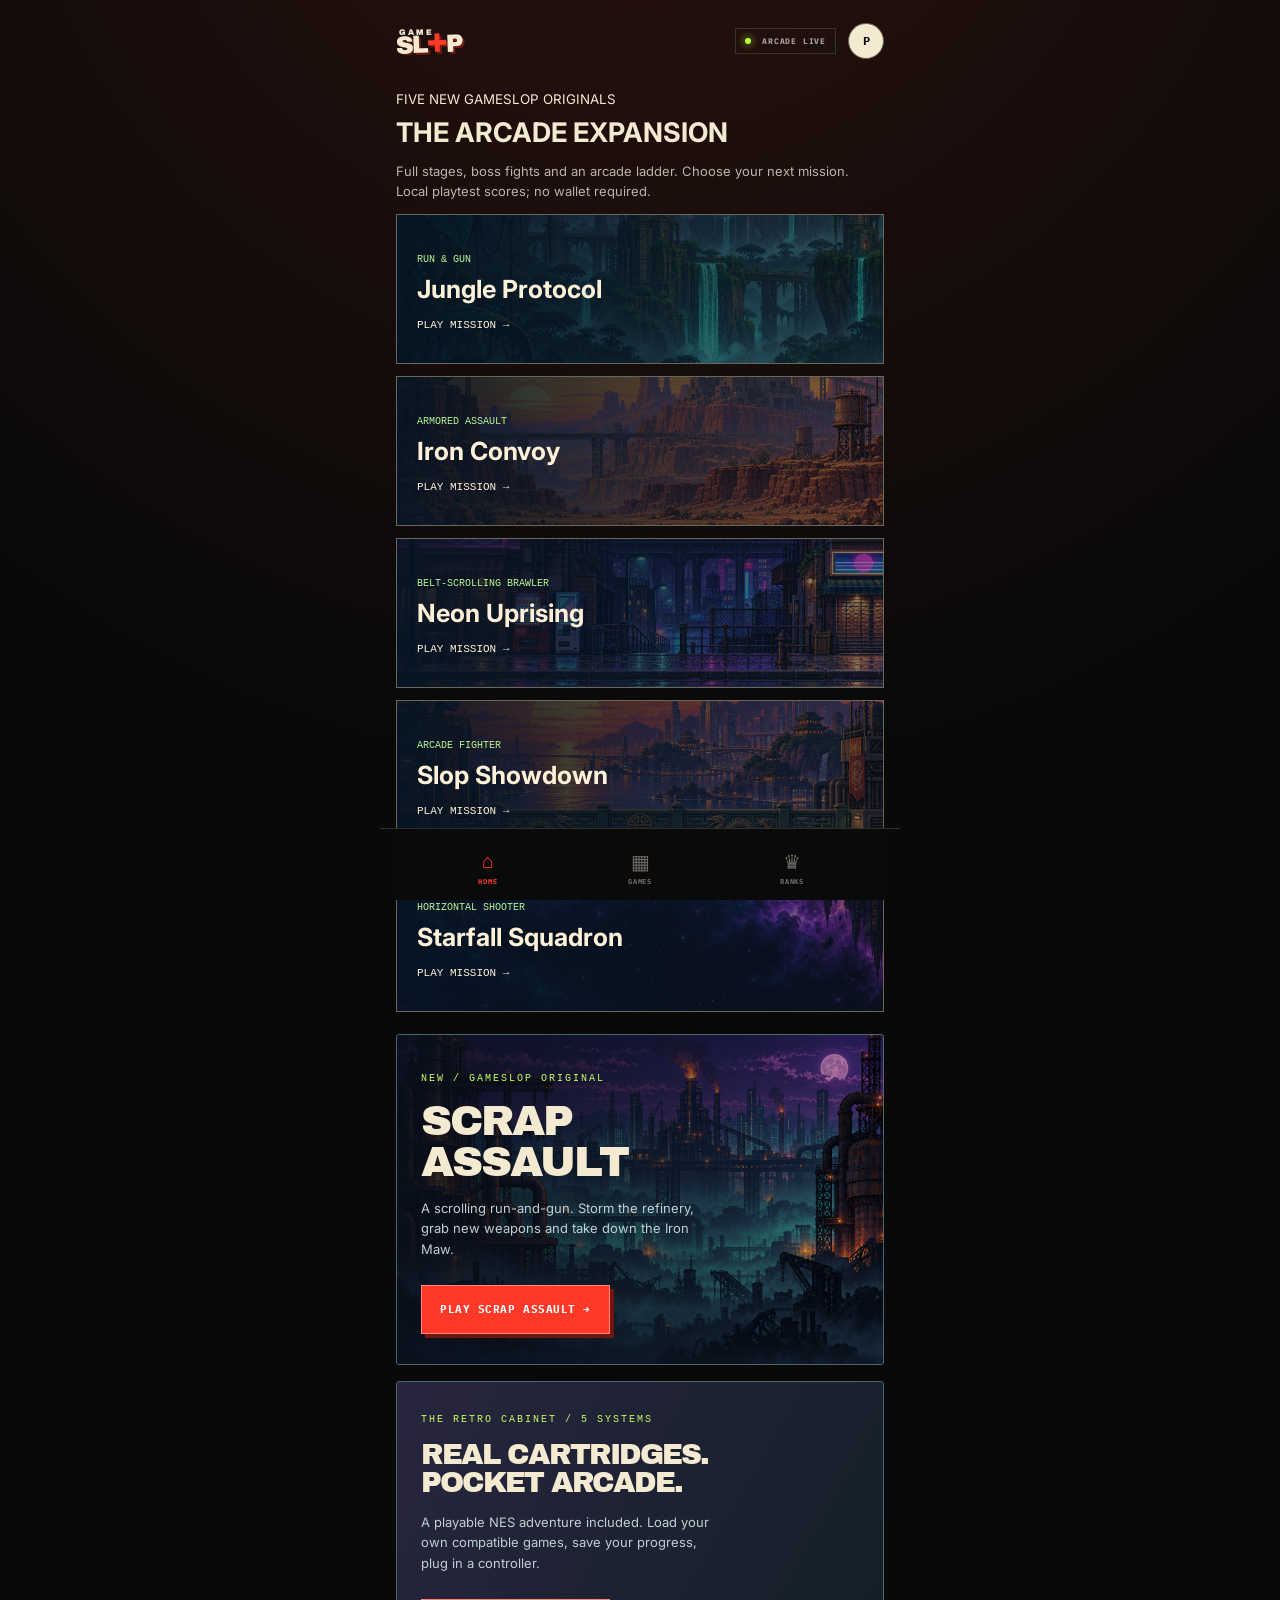
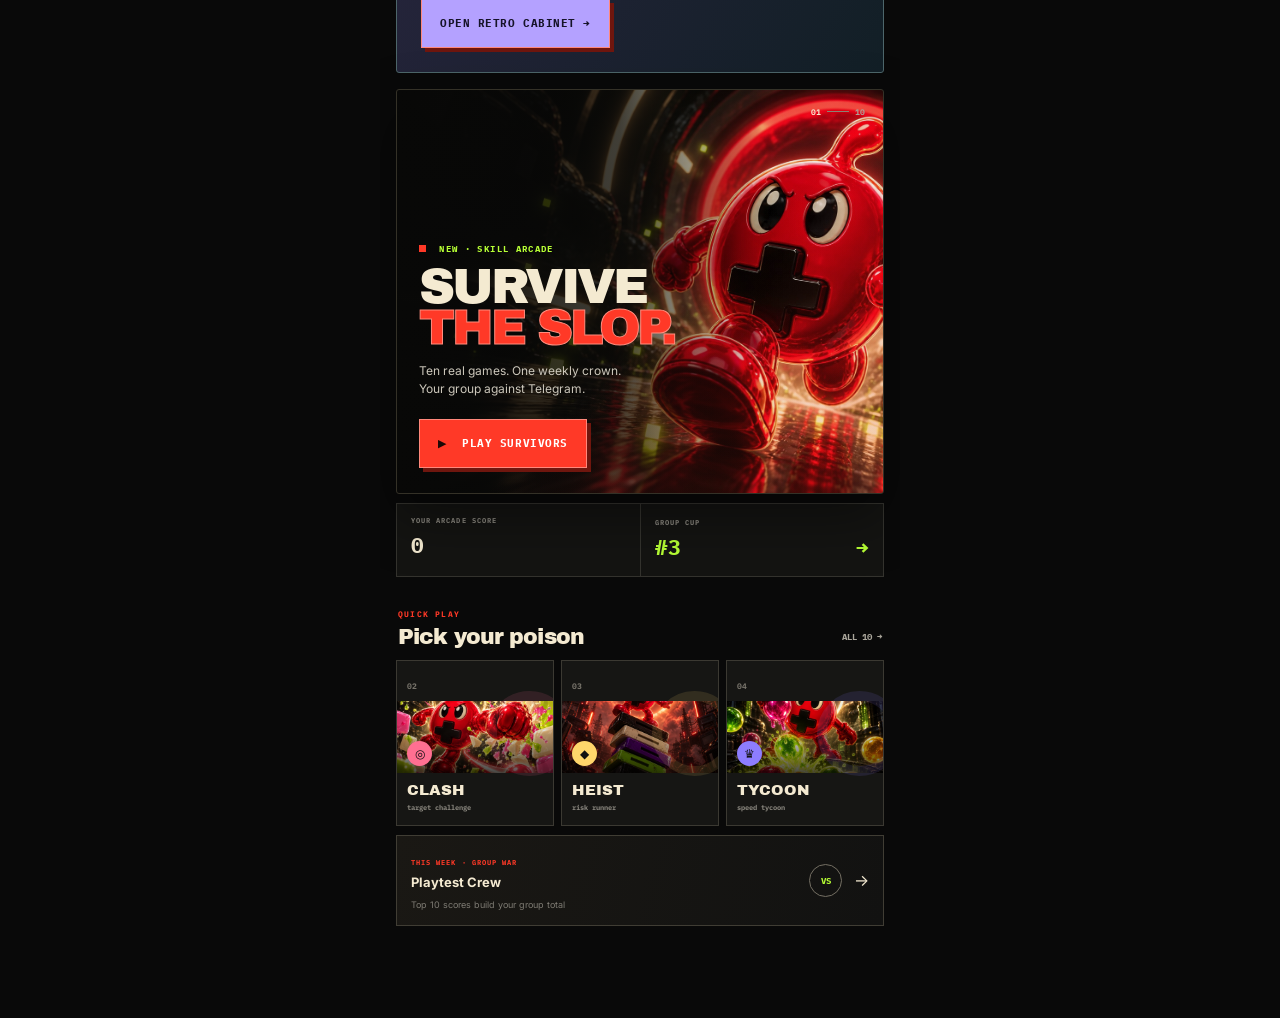
<file: index.html>
<!doctype html>
<html lang="en">
  <head>
    <meta charset="UTF-8" />
    <meta name="viewport" content="width=device-width, initial-scale=1, viewport-fit=cover, user-scalable=no" />
    <meta name="theme-color" content="#090909" />
    <meta name="description" content="GameSlop Pocket Arcade — five fast games, Telegram leaderboards, and group competition." />
    <link rel="preconnect" href="https://fonts.googleapis.com" />
    <link rel="preconnect" href="https://fonts.gstatic.com" crossorigin />
    <link href="https://fonts.googleapis.com/css2?family=Archivo+Black&family=IBM+Plex+Mono:wght@500;700&family=Inter:wght@400;600;700;800&display=swap" rel="stylesheet" />
    <script src="https://telegram.org/js/telegram-web-app.js?63"></script>
    <title>GameSlop Arcade</title>
    <script type="module" crossorigin src="./assets/index-d9ff1h-9.js"></script>
    <link rel="stylesheet" crossorigin href="./assets/index-BplCjJ8Y.css">
  </head>
  <body>
    <div id="root"></div>
  </body>
</html>
</file>
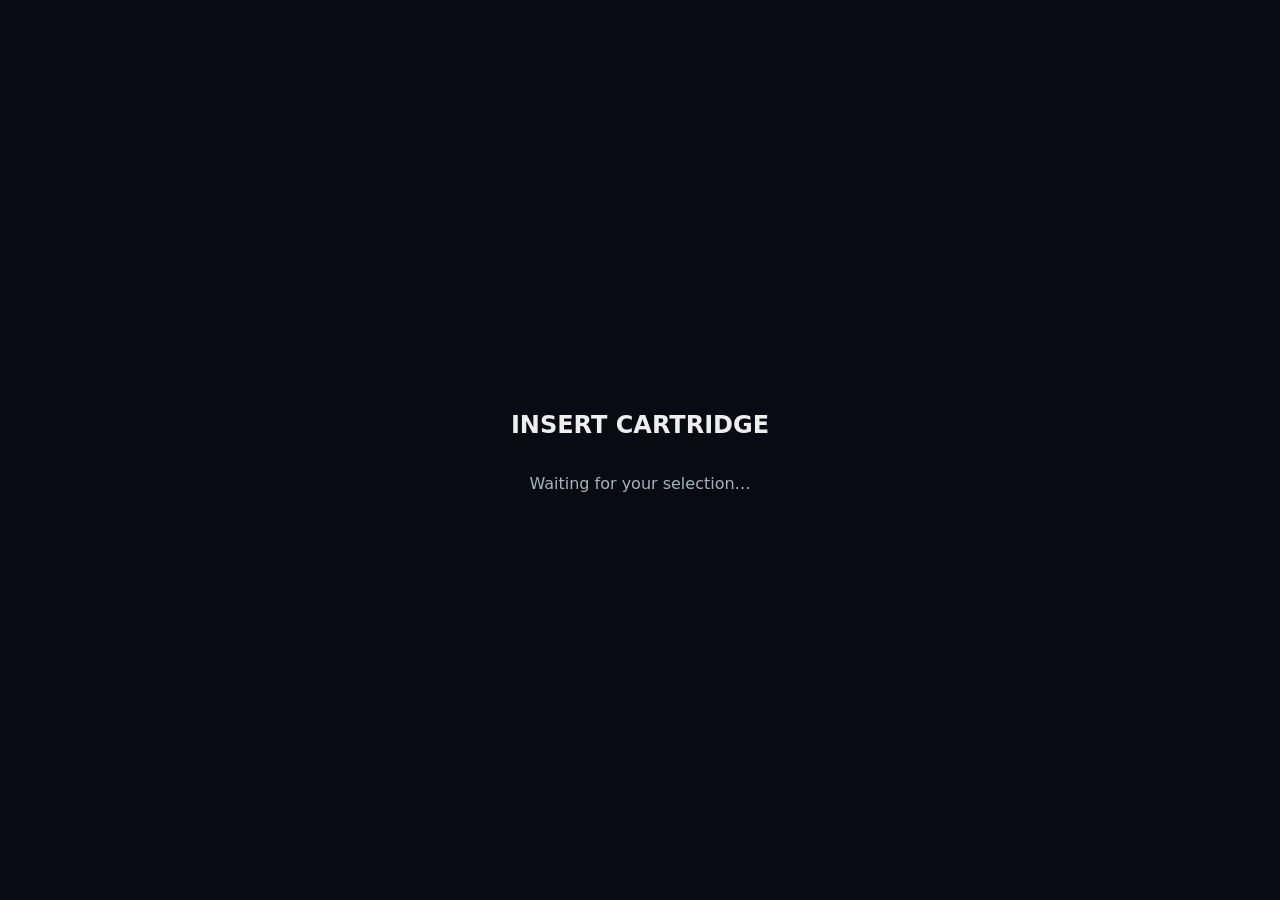
<file: retro.html>
<!doctype html>
<html lang="en">
  <head>
    <meta charset="UTF-8" />
    <meta
      name="viewport"
      content="width=device-width,initial-scale=1,viewport-fit=cover"
    />
    <title>GameSlop Retro Player</title>
    <style>
      html,
      body,
      #game {
        width: 100%;
        height: 100%;
        margin: 0;
        background: #080c12;
        color: #eee;
        font-family: system-ui;
      }
      #notice {
        position: absolute;
        inset: 0;
        display: grid;
        place-content: center;
        text-align: center;
        padding: 20px;
      }
      #game .ejs_menu_bar.ejs_menu_bar_hidden {
        visibility: hidden;
        pointer-events: none;
      }
      #notice p {
        color: #a6b3bd;
      }
    </style>
  </head>
  <body>
    <div id="game"></div>
    <div id="notice">
      <h2>INSERT CARTRIDGE</h2>
      <p>Waiting for your selection…</p>
    </div>
    <script>
      const notify = (status) =>
        parent.postMessage(
          { type: "gameslop-retro-status", status },
          location.origin,
        );
      let loaded = false,
        urls = [];
      window.addEventListener("message", (event) => {
        if (
          event.origin !== location.origin ||
          event.source !== parent ||
          event.data?.type !== "gameslop-retro-load" ||
          loaded
        )
          return;
        const { core, file, bios } = event.data;
        if (!["nes", "snes", "segaMD", "arcade", "gba"].includes(core)) return;
        loaded = true;
        const localUrl = (f) => {
          const url = URL.createObjectURL(f);
          urls.push(url);
          return url;
        };
        window.EJS_player = "#game";
        window.EJS_core = core;
        window.EJS_gameUrl =
          file instanceof File
            ? localUrl(file)
            : new URL("roms/nes-starter-kit.nes", location.href).href;
        if (bios instanceof File) window.EJS_biosUrl = localUrl(bios);
        window.EJS_gameName =
          file instanceof File ? file.name : "NES Starter Kit Adventure";
        window.EJS_pathtodata = "https://cdn.emulatorjs.org/4.2.3/data/";
        window.EJS_color = "#c5ff63";
        window.EJS_backgroundColor = "#080c12";
        window.EJS_startOnLoaded = false;
        window.EJS_startButtonName = "POWER ON";
        window.EJS_threads = false;
        window.EJS_language = "en-US";
        window.EJS_volume = 0.45;
        window.EJS_Buttons = {
          playPause: true,
          restart: true,
          mute: true,
          settings: true,
          fullscreen: true,
          saveState: true,
          loadState: true,
          gamepad: true,
          cheat: false,
          netplay: false,
        };
        const bootTimeout = setTimeout(() => {
          document.querySelector("#notice").innerHTML =
            "<h2>TAKING LONGER THAN EXPECTED</h2><p>The emulator service may be unavailable. Eject and retry with a stable connection.</p>";
          notify("error");
        }, 45000);
        window.EJS_ready = () => {
          clearTimeout(bootTimeout);
          // EmulatorJS 4.2.3 skips its coarse-pointer fallback when a browser
          // exposes maxTouchPoints as zero. That leaves the touch menu missing.
          const emulator = window.EJS_emulator;
          if (
            !emulator.hasTouchScreen &&
            matchMedia("(any-pointer:coarse)").matches
          ) {
            emulator.hasTouchScreen = true;
            if (emulator.virtualGamepad && !emulator.elements.menuToggle) {
              emulator.virtualGamepad.remove();
              emulator.setVirtualGamepad();
            }
          }
          emulator.on("start-clicked", () => notify("loading"));
          emulator.on("exit", () => notify("stopped"));
          document.querySelector("#notice").style.display = "none";
          notify("ready");
        };
        new MutationObserver(() => {
          if (document.querySelector(".ejs_error_text")) notify("error");
        }).observe(document.querySelector("#game"), {
          subtree: true,
          childList: true,
          attributes: true,
          attributeFilter: ["class"],
        });
        window.EJS_onGameStart = () => {
          const emulator = window.EJS_emulator;
          if (emulator.hasTouchScreen) emulator.menu.close();
          // Start/select must span a few emulated frames, even for very quick
          // touch taps. Long presses keep the upstream timing unchanged.
          for (const [selector, input] of [
            [".b_start", 3],
            [".b_select", 2],
          ]) {
            const button = document.querySelector(selector);
            if (!button) continue;
            let pressedAt = 0;
            button.addEventListener(
              "touchstart",
              () => {
                pressedAt = performance.now();
              },
              { capture: true, passive: true },
            );
            button.addEventListener(
              "touchend",
              (event) => {
                event.preventDefault();
                event.stopImmediatePropagation();
                button.classList.remove("ejs_virtualGamepad_button_down");
                setTimeout(
                  () => emulator.gameManager.simulateInput(0, input, 0),
                  Math.max(0, 80 - (performance.now() - pressedAt)),
                );
              },
              { capture: true, passive: false },
            );
          }
          notify("playing");
        };
        window.EJS_onExit = () => notify("stopped");
        document.querySelector("#notice").innerHTML =
          "<h2>BOOTING CABINET</h2><p>Loading emulator. First launch may take a moment.</p>";
        const script = document.createElement("script");
        script.src = window.EJS_pathtodata + "loader.js";
        script.onerror = () => {
          clearTimeout(bootTimeout);
          document.querySelector("#notice").innerHTML =
            "<h2>CONNECTION FAILED</h2><p>Return to the cabinet and retry.</p>";
          notify("error");
        };
        document.body.append(script);
      });
      window.addEventListener("beforeunload", () =>
        urls.forEach(URL.revokeObjectURL),
      );
      notify("waiting");
    </script>
  </body>
</html>
</file>
<file: assets/index-BplCjJ8Y.css>
.manual-pad.manual-pad{touch-action:none;-webkit-user-select:none;user-select:none;pointer-events:auto;background:#101c2c90;border-radius:24px;grid-template-columns:64px 64px;gap:6px;padding:5px;display:grid}.manual-pad.manual-pad button{border:2px solid var(--plus-accent,#bdff78);color:#fff3d7;touch-action:none;background:#172c40da;border-radius:22px;width:64px;height:60px;min-height:60px;padding:3px;font:700 11px monospace}.manual-pad.manual-pad .manual-pad-secondary{grid-row:1}.manual-pad.manual-pad .manual-pad-fire{background:#583021dc;grid-area:2/1/auto/3;justify-self:center;width:112px;height:66px;font-size:16px}.manual-pad small{text-align:center;color:#ecdec7;pointer-events:none;grid-column:1/3;font:7px monospace}.manual-pad.manual-pad button[aria-pressed=true]{background:#a44f24ed;box-shadow:inset 0 0 0 2px #fff0a4}.plus-shell{--plus-safe-top:calc(max(env(safe-area-inset-top,0px), var(--tg-safe-area-inset-top,0px)) + var(--tg-content-safe-area-inset-top,0px));--plus-accent:#bafa85;max-width:1100px;padding:16px 20px 24px;padding-top:max(16px, env(safe-area-inset-top), var(--tg-content-safe-area-inset-top,0px));padding-bottom:max(24px, env(safe-area-inset-bottom), var(--tg-content-safe-area-inset-bottom,0px));color:#f5ebd4;box-sizing:border-box;background:radial-gradient(at top,#252e3d,#0a111b 70%);min-height:100dvh;margin:auto;font-family:Arial,sans-serif}.plus-shell button{color:inherit;cursor:pointer;background:#172436;border:1px solid #506175;min-height:44px;padding:10px;font:700 11px monospace}.plus-header{align-items:center;gap:18px;margin-bottom:15px;display:flex}.plus-header>div{flex:1}.plus-header small,.plus-hud small{letter-spacing:1px;color:#b6c4cf;font:10px monospace}.plus-header h1{margin:4px 0;font-size:24px}.plus-hud{grid-template-columns:1fr 1fr 1fr;align-items:center;gap:16px;padding:12px 0;display:grid}.plus-hud small{justify-content:space-between;display:flex}.plus-hud span{font:11px monospace}.plus-hud meter,.plus-resource meter{width:100%;height:12px;accent-color:var(--plus-accent)}.plus-score{text-align:center}.plus-score small{justify-content:center}.plus-score strong{margin:3px;font:700 23px monospace;display:block}.plus-stage{aspect-ratio:16/9;background:#09101c;border:1px solid #66717c;position:relative;overflow:hidden;box-shadow:0 16px 60px #0008}.plus-stage canvas{width:100%;height:100%;image-rendering:pixelated;display:block}.plus-overlay{text-align:center;background:linear-gradient(90deg,#06101be8,#0a142bc9);flex-direction:column;justify-content:center;align-items:center;padding:20px;display:flex;position:absolute;inset:0}.plus-overlay small{color:var(--plus-accent);letter-spacing:1px;font:10px monospace}.plus-overlay h2{margin:12px 0;font-size:clamp(22px,4vw,42px);line-height:1.1}.plus-overlay p{color:#c0cbd5;max-width:490px;margin:0 0 18px;font-size:14px;line-height:1.5}.plus-shell .plus-primary{background:var(--plus-accent);color:#101b26;border:0;min-width:180px;min-height:48px}.plus-objective{color:var(--plus-accent);justify-content:space-between;gap:12px;padding:12px 0;font:10px monospace;display:flex}.plus-controls{-webkit-user-select:none;user-select:none;justify-content:space-between;align-items:center;gap:12px;display:flex}.plus-stick{color:#93a7bb;touch-action:none;background:#142337;border:1px solid #647889;border-radius:50%;flex-direction:column;flex-shrink:0;justify-content:space-around;align-items:center;width:100px;height:100px;font-size:17px;display:flex;position:relative}.plus-stick i{pointer-events:none;background:linear-gradient(#748592,#293b50);border:2px solid #9cafbb;border-radius:50%;width:42px;height:42px;position:absolute;box-shadow:0 3px 8px #0008}.plus-actions{gap:14px;display:flex}.plus-actions button{touch-action:none;border:2px solid var(--plus-accent);background:linear-gradient(#344258,#142237);border-radius:50%;flex-direction:column;justify-content:center;align-items:center;gap:5px;width:76px;height:76px;padding:3px;display:flex;box-shadow:0 5px #050b14}.plus-actions b{color:var(--plus-accent);font-size:20px}.plus-actions span{font-size:9px}.plus-actions button:active{background:#4b5c72;transform:translateY(3px)}.plus-resource{align-items:center;gap:16px;max-width:350px;margin:12px 0;font:9px monospace;display:flex}.plus-help{color:#afbfca;padding:12px 0;font:12px/1.6 monospace}.plus-help summary{cursor:pointer;color:#e3dfce}.plus-settings{flex-wrap:wrap;align-items:center;gap:10px;margin-top:10px;display:flex}.plus-settings span{color:#768d9c;font:9px monospace}.plus-catalog{margin:22px 0}.plus-catalog h2{margin:8px 0;font-size:27px}.plus-catalog>p{color:#bcb5a6;font-size:13px;line-height:1.5}.plus-card{text-align:left;color:#fff0d8;cursor:pointer;background:#141c26;border:1px solid #666959;width:100%;min-height:150px;margin:12px 0;padding:20px;display:block;position:relative;overflow:hidden}.plus-card img{object-fit:cover;opacity:.55;width:100%;height:100%;position:absolute;inset:0}.plus-card:after{content:"";background:linear-gradient(90deg,#061423e8,#06142315);position:absolute;inset:0}.plus-card>span{z-index:1;display:block;position:relative}.plus-card small{color:#b9f496;font:10px monospace}.plus-card strong{margin:8px 0;font-size:25px;display:block}.plus-card em{font:11px monospace}.plus-card:hover{border-color:#c5ff75}.plus-card:focus-visible{outline:3px solid #c5ff75}.plus-rotate{color:var(--plus-accent);font:12px/1.5 monospace}.plus-mobile .plus-actions b{display:none}.plus-mobile .plus-actions span{font-size:12px}.plus-mobile.plus-auto[data-auto-key=b] .plus-action-b,.plus-mobile.plus-auto[data-auto-key=a] .plus-action-a{display:none}.plus-mobile .plus-action-a{width:82px;height:82px}.plus-mobile .plus-actions{align-items:flex-end}.plus-mobile .plus-help,.plus-mobile[data-mode=playing] .plus-settings{display:none}.plus-mobile[data-game=neon-uprising] .plus-action-b{order:-1;width:82px;height:82px}.plus-mobile[data-game=slop-showdown] .plus-actions{grid-template-columns:repeat(2,64px);gap:8px;display:grid}.plus-mobile[data-game=slop-showdown] .plus-action-c{grid-area:1/2}.plus-mobile[data-game=slop-showdown] .plus-action-a,.plus-mobile[data-game=slop-showdown] .plus-action-b{grid-row:2}@media (orientation:portrait) and (pointer:coarse){.plus-mobile{padding:max(4px, env(safe-area-inset-top), var(--tg-content-safe-area-inset-top,0px)) max(4px, env(safe-area-inset-right), var(--tg-content-safe-area-inset-right,0px)) max(12px, env(safe-area-inset-bottom), var(--tg-content-safe-area-inset-bottom,0px)) max(4px, env(safe-area-inset-left), var(--tg-content-safe-area-inset-left,0px))}.plus-mobile .plus-header{gap:6px;margin-bottom:0}.plus-mobile .plus-header small{display:none}.plus-mobile .plus-header h1{font-size:16px}.plus-mobile .plus-hud{padding:4px 6px}.plus-mobile .plus-objective{padding:6px}.plus-mobile .plus-controls{gap:6px;padding:4px}.plus-mobile .plus-stick{width:72px;height:72px}.plus-mobile .plus-actions{gap:6px}.plus-mobile .plus-resource{margin:8px}.plus-mobile .plus-rotate{margin:5px 8px}.plus-mobile .plus-settings{padding:0 8px}}@media (max-width:540px){.plus-shell{padding:max(10px, env(safe-area-inset-top), var(--tg-content-safe-area-inset-top,0px)) max(10px, env(safe-area-inset-right)) max(20px, env(safe-area-inset-bottom)) max(10px, env(safe-area-inset-left))}.plus-header{gap:10px;margin-bottom:5px}.plus-header h1{font-size:17px}.plus-header small{letter-spacing:0;font-size:8px}.plus-header button{font-size:9px}.plus-hud{gap:8px}.plus-hud small{letter-spacing:0;font-size:8px}.plus-hud span{font-size:8px}.plus-score strong{font-size:19px}.plus-controls{gap:8px}.plus-stick{width:86px;height:86px}.plus-actions{gap:8px}.plus-actions button{width:58px;height:58px;min-height:58px}.plus-actions span{font-size:8px}.plus-actions b{font-size:16px}.plus-overlay{padding:10px}.plus-overlay h2{margin:7px 0;font-size:22px}.plus-overlay p{margin:0 0 8px;font-size:11px;line-height:1.35}.plus-overlay small{font-size:7px}.plus-shell .plus-primary{min-height:36px;padding:7px}.plus-objective{font-size:8px}.plus-settings span{display:none}}@media (orientation:landscape) and (max-height:550px){.plus-shell{padding:max(6px, env(safe-area-inset-top), var(--tg-content-safe-area-inset-top,0px)) max(120px, env(safe-area-inset-right)) 6px max(120px, env(safe-area-inset-left));max-width:1100px}.plus-header{margin:0}.plus-header h1{font-size:15px}.plus-header small{display:none}.plus-header button{min-height:32px}.plus-hud{padding:4px 0}.plus-score strong{font-size:16px}.plus-stage{width:auto;max-height:calc(100dvh - 112px);margin:auto}.plus-controls{inset:50% max(10px, env(safe-area-inset-right)) auto max(10px, env(safe-area-inset-left));pointer-events:none;position:fixed}.plus-stick,.plus-actions{pointer-events:auto}.plus-actions{flex-wrap:wrap;justify-content:center;gap:4px;width:108px}.plus-actions button{border-radius:12px;width:52px;height:52px;min-height:52px}.plus-actions button:last-child{width:70px}.plus-resource,.plus-help,.plus-settings{display:none}.plus-objective{padding:5px 0}.plus-hud meter{height:7px}}@media (orientation:landscape) and (max-height:600px){.plus-mobile{--play-top:max(env(safe-area-inset-top), var(--tg-content-safe-area-inset-top,0px));--play-bottom:max(env(safe-area-inset-bottom), var(--tg-content-safe-area-inset-bottom,0px));width:100%;max-width:none;min-height:0;padding:0;position:fixed;inset:0;overflow:hidden}.plus-mobile .plus-stage{inset:var(--play-top) 0 var(--play-bottom);width:100%;height:calc(100% - var(--play-top) - var(--play-bottom));aspect-ratio:auto;border:0;max-height:none;position:absolute}.plus-mobile .plus-stage canvas{object-fit:contain}.plus-mobile .plus-header{z-index:3;top:calc(var(--play-top) + 4px);left:max(8px, env(safe-area-inset-left), var(--tg-content-safe-area-inset-left,0px));right:max(8px, env(safe-area-inset-right), var(--tg-content-safe-area-inset-right,0px));pointer-events:none;position:absolute}.plus-mobile .plus-header button{pointer-events:auto;background:#091321cf;min-width:44px;min-height:44px}.plus-mobile .plus-header>div{visibility:hidden}.plus-mobile .plus-hud{z-index:2;top:calc(var(--play-top) + 5px);pointer-events:none;background:#06111dc9;border-radius:6px;gap:12px;padding:4px 8px;position:absolute;left:26%;right:18%}.plus-mobile .plus-hud small{letter-spacing:0;font-size:8px}.plus-mobile .plus-hud span{font-size:9px}.plus-mobile .plus-objective{bottom:calc(var(--play-bottom) + 5px);z-index:2;pointer-events:none;background:#06111dc9;padding:4px;position:absolute;left:30%;right:30%}.plus-mobile .plus-controls{z-index:3;inset:auto max(14px, env(safe-area-inset-right), var(--tg-content-safe-area-inset-right,0px)) calc(var(--play-bottom) + 26px) max(14px, env(safe-area-inset-left), var(--tg-content-safe-area-inset-left,0px));pointer-events:none;position:absolute}.plus-mobile .plus-stick{background:#14233799;width:106px;height:106px}.plus-mobile .plus-actions{flex-wrap:nowrap;gap:12px;width:auto}.plus-mobile .plus-actions button{background:#142337bd;border-radius:50%;width:64px;height:64px;min-height:64px}.plus-mobile .plus-action-a{width:84px!important;height:84px!important}.plus-mobile .plus-resource,.plus-mobile .plus-rotate{display:none}.plus-mobile:not([data-mode=playing]) .plus-controls,.plus-mobile:not([data-mode=playing]) .plus-hud,.plus-mobile:not([data-mode=playing]) .plus-objective{visibility:hidden}.plus-mobile .plus-overlay{padding:50px 90px 90px}.plus-mobile .plus-overlay h2{margin:5px 0;font-size:25px}.plus-mobile .plus-overlay p{margin-bottom:8px;font-size:12px}.plus-mobile:not([data-mode=playing]) .plus-settings{z-index:4;left:10%;right:10%;bottom:calc(var(--play-bottom) + 12px);justify-content:center;margin:0;display:flex;position:absolute}.plus-mobile .plus-settings span{display:none}}.plus-mobile[data-game=slop-showdown] .plus-actions button,.plus-mobile[data-game=neon-uprising] .plus-action-a{min-height:64px;width:64px!important;height:64px!important}.plus-mobile[data-game=neon-uprising] .plus-action-b{width:82px;height:82px}.plus-mobile{padding-top:max(6px, var(--plus-safe-top))}@media (orientation:landscape) and (max-height:600px){.plus-mobile{--play-top:var(--plus-safe-top);padding-top:0}}.plus-shell.plus-vertical{--vertical-bottom:max(10px, env(safe-area-inset-bottom), var(--tg-safe-area-inset-bottom,0px), var(--tg-content-safe-area-inset-bottom,0px));width:100%;max-width:none;height:100dvh;min-height:0;padding:0;position:fixed;inset:0;overflow:hidden}.plus-vertical .plus-stage{inset:calc(var(--plus-safe-top) + 48px) 0 var(--vertical-bottom);aspect-ratio:auto;border:0;width:100%;height:auto;max-height:none;position:absolute}.plus-vertical .plus-stage canvas{object-fit:contain}.plus-vertical .plus-header{top:var(--plus-safe-top);z-index:4;height:44px;margin:0;position:absolute;left:8px;right:8px}.plus-vertical .plus-header h1{font-size:14px}.plus-vertical .plus-header button{background:#071321bb}.plus-vertical .plus-hud{top:calc(var(--plus-safe-top) + 50px);z-index:2;pointer-events:none;background:#081627c9;border-radius:8px;padding:5px;position:absolute;left:8px;right:8px}.plus-vertical .plus-hud>div:last-child>span{display:none}.plus-vertical .plus-controls{bottom:calc(var(--vertical-bottom) + 14px);z-index:3;pointer-events:none;align-items:flex-end;padding:0;position:absolute;left:8px;right:8px}.plus-vertical .plus-stick{pointer-events:auto;background:#14233777;width:86px;height:86px;margin-bottom:16px}.plus-vertical .plus-objective{z-index:2;top:calc(var(--plus-safe-top) + 96px);pointer-events:none;background:#07132180;padding:2px;position:absolute;left:12px;right:12px}.plus-vertical .plus-resource{z-index:2;bottom:calc(var(--vertical-bottom) + 177px);pointer-events:none;background:#07132199;margin:0;padding:3px;position:absolute;left:25%;right:25%}.plus-vertical-boss{z-index:2;top:calc(var(--plus-safe-top) + 115px);width:60%;position:absolute;left:20%}.plus-vertical .plus-overlay{justify-content:center;padding:24px}.plus-vertical .plus-overlay h2{font-size:28px}.plus-vertical .plus-overlay p{font-size:14px;line-height:1.5}.plus-vertical .plus-primary{min-height:48px}.plus-vertical:not([data-mode=playing]) .plus-controls,.plus-vertical:not([data-mode=playing]) .plus-resource,.plus-vertical:not([data-mode=playing]) .plus-hud,.plus-vertical:not([data-mode=playing]) .plus-objective{visibility:hidden}.plus-vertical .plus-settings{z-index:4;bottom:calc(var(--vertical-bottom) + 16px);justify-content:center;margin:0;position:absolute;left:8px;right:8px}.premium-shell{color:#f4eddd;min-height:100dvh;padding:0 max(16px, env(safe-area-inset-right)) max(14px, env(safe-area-inset-bottom));background:#090e14;max-width:1200px;margin:auto;font-family:Inter,sans-serif}.premium-header{border-bottom:1px solid #334047;justify-content:space-between;align-items:center;gap:14px;min-height:70px;display:flex}.premium-header>span{letter-spacing:2px;color:#9ca8a9;font:10px monospace}.premium-header b{color:#f4eddd;letter-spacing:0;margin-top:5px;font:16px Archivo Black,sans-serif;display:block}.premium-header button{color:#d8e4dc;cursor:pointer;background:#14212a;border:1px solid #34444d;min-height:44px;padding:8px 13px;font:11px monospace}.premium-header>div{gap:5px;display:flex}.assault-hud{justify-content:space-between;gap:12px;padding:15px 5px;display:flex}.assault-hud small{letter-spacing:2px;color:#8ca6a9;margin-bottom:5px;font:9px monospace;display:block}.assault-hud b{color:#ffefce;font:16px monospace}.assault-hud .health-pips{color:#d0ff76;letter-spacing:1px;font-size:21px}.health-pips i{color:#57706b;font-style:normal}.assault-screen{aspect-ratio:16/9;background:#122029;border:1px solid #4d6769;width:100%;max-height:calc(100dvh - 225px);margin:auto;position:relative;overflow:hidden;box-shadow:0 0 45px #113d3e33}.assault-screen canvas{object-fit:contain;width:100%;height:100%;image-rendering:pixelated;display:block}.mission-overlay{text-align:center;background:linear-gradient(90deg,#080f1be8,#0b152aad,#080f1be8);place-items:center;padding:16px;display:grid;position:absolute;inset:0;overflow:auto}.mission-overlay h1{letter-spacing:-2px;color:#fff0d2;margin:14px 0;font:clamp(28px,6vw,72px)/.95 Archivo Black,sans-serif}.mission-overlay h1 em{color:#c5ff63;font-style:normal}.mission-overlay p{color:#bacace;max-width:470px;margin:12px auto;font-size:13px}.mission-overlay>div>p:first-child{letter-spacing:2px;color:#d0ff87;font:10px monospace}.mission-overlay small{color:#9dafb2;max-width:440px;margin:13px auto 0;font:10px/1.6 monospace;display:block}.mission-overlay .primary-button{min-width:225px;min-height:48px;margin:auto}.mission-brief{color:#e5ddb9;justify-content:center;gap:16px;margin:22px 0;font:9px monospace;display:flex}.mission-progress{color:#8da9a9;letter-spacing:1px;justify-content:space-between;padding:12px 0;font:9px monospace;display:flex;position:relative}.mission-progress i{background:#b7f47b;height:2px;position:absolute;top:0;left:0}.assault-controls{touch-action:none;-webkit-user-select:none;user-select:none;justify-content:space-between;gap:15px;display:flex}.assault-controls>div{gap:8px;display:flex}.pad-key{color:#d0e5df;touch-action:none;-webkit-user-select:none;user-select:none;cursor:pointer;background:linear-gradient(#263743,#14202b);border:1px solid #40555d;border-bottom:4px solid #34404a;border-radius:12px;width:70px;height:62px}.pad-key b{font:24px monospace;display:block}.pad-key small{text-transform:uppercase;font:8px monospace}.pad-fire{color:#142313;background:linear-gradient(#e1ff9f,#96c853);border-color:#b1db7b;width:90px}.pad-grenade{color:#ffa982}.pad-key:active{filter:brightness(1.3);transform:translateY(2px)}.premium-footnote{color:#8a9c9f;text-align:center;margin:12px 0;font:10px/1.6 monospace}.premium-feature{border:1px solid #4d666a;border-radius:3px;margin:16px 0;overflow:hidden}.assault-feature{background:linear-gradient(90deg,#080f1beb,#080f1b33),url(./assault-background-DkQAiOle.png) 50%/cover;padding:30px 24px}.premium-feature small{letter-spacing:2px;color:#c5ff63;font:10px monospace}.premium-feature h2{letter-spacing:-2px;margin:15px 0;font:43px/.96 Archivo Black,sans-serif}.premium-feature p{color:#bed0d1;max-width:300px;font-size:13px;line-height:1.6}.premium-feature button{margin-top:12px}.retro-feature{background:linear-gradient(120deg,#28253e,#121f26);padding:24px}.retro-feature h2{font-size:29px}.retro-feature .primary-button{color:#161329;background:#b4a1ff}.retro-intro{max-width:700px;padding:45px 0 25px}.retro-intro h1{letter-spacing:-2px;margin:12px 0;font:clamp(36px,6vw,68px)/1 Archivo Black,sans-serif}.retro-intro p{color:#b0bec2;line-height:1.7}.retro-intro>small{color:#c5ff63;font:11px monospace}.retro-grid{grid-template-columns:1fr 1fr;gap:20px;display:grid}.retro-card{background:#152029;border:1px solid #394b55;border-radius:5px;padding:26px}.retro-card h2{margin:15px 0;font:25px Archivo Black,sans-serif}.retro-card p,.retro-card li{color:#a9bec3;font-size:13px;line-height:1.7}.retro-card .eyebrow{letter-spacing:2px;color:#c5ff63;font:10px monospace}.retro-card label{color:#e1e8d9;margin:20px 0 7px;font:12px monospace;display:block}.retro-card select,.retro-card input{color:#d1dace;background:#0b131c;border:1px solid #49555f;border-radius:3px;width:100%;min-height:48px;padding:12px;display:block}.retro-card button{width:100%;margin:20px 0 10px}.retro-card a,.retro-footer a{color:#c5ff63}.retro-card small{color:#a1b3b7;line-height:1.6;display:block}.retro-status{color:#c5ff63;justify-content:space-between;padding:16px 0;font:11px monospace;display:flex}.retro-frame{background:#000;border:1px solid #43575d;width:100%;height:min(74dvh,750px);min-height:400px}.retro-help,.retro-footer{color:#9eb3b5;padding:18px 0;font:12px/1.8 monospace}.retro-footer{border-top:1px solid #334047;margin-top:25px}.retro-error{color:#ffb0a1}.cartridge-art{color:#c5ff63;background:repeating-linear-gradient(90deg,#202f35 0 10px,#19252c 10px 13px);border:8px solid #42505a;border-radius:8px;place-items:center;height:100px;margin-bottom:20px;font:24px monospace;display:grid}@media (max-width:600px){.premium-shell{padding-left:10px;padding-right:10px}.premium-header{gap:6px;min-height:62px}.premium-header>span{font-size:8px}.premium-header b{font-size:12px}.premium-header button{padding:7px;font-size:9px}.assault-hud{padding:12px 2px}.assault-hud small{letter-spacing:1px;font-size:8px}.assault-hud b{font-size:13px}.assault-hud .health-pips{font-size:16px}.mission-overlay{padding:8px}.mission-overlay h1{margin:8px 0;font-size:30px}.mission-overlay p{margin:7px auto;font-size:10px}.mission-overlay>div>p:first-child{letter-spacing:1px;font-size:8px}.mission-overlay small{margin-top:7px;font-size:8px}.mission-brief{display:none}.mission-overlay .primary-button{min-height:42px;font-size:11px}.assault-screen{max-height:none}.pad-key{width:52px;height:67px}.pad-fire{width:64px}.assault-controls>div{gap:5px}.assault-controls{gap:5px;padding-top:12px}.mission-progress{letter-spacing:0;font-size:8px}.mission-progress span:last-child{display:none}.premium-footnote{max-width:320px;margin:18px auto}.retro-grid{grid-template-columns:1fr}.retro-intro{padding-top:24px}.retro-frame{height:73dvh;min-height:440px}.retro-card{padding:20px}}@media (orientation:landscape) and (max-height:550px){.assault-shell{padding:0 8px}.assault-shell .premium-header{z-index:4;pointer-events:none;border:0;min-height:32px;position:absolute;top:4px;left:8px;right:8px}.assault-shell .premium-header>span{display:none}.assault-shell .premium-header button{pointer-events:auto;background:#101d29bb;min-height:32px}.assault-hud{z-index:3;pointer-events:none;padding:0;position:absolute;top:42px;left:20px;right:20px}.assault-hud>div:nth-child(2){display:none}.assault-screen{aspect-ratio:auto;border:0;width:100%;height:100dvh;max-height:none}.assault-controls{bottom:max(12px, env(safe-area-inset-bottom));z-index:3;pointer-events:none;padding:0;position:absolute;left:18px;right:18px}.pad-key{pointer-events:auto;opacity:.7;width:62px;height:56px}.pad-fire{width:78px}.mission-progress,.assault-shell .premium-footnote{display:none}.mission-overlay{z-index:5}.mission-overlay h1{font-size:44px}.mission-overlay small{font-size:10px}.mission-overlay p{font-size:12px}.mission-brief{display:none}}.retro-page{color:#f4eddd;background:#090e14;max-width:1100px;min-height:100dvh;margin:auto;padding:0 20px 30px}.premium-bar{border-bottom:1px solid #334047;justify-content:space-between;align-items:center;gap:12px;min-height:70px;font:11px monospace;display:flex}.premium-bar button{color:#e4efde;background:#14212a;border:1px solid #44535a;min-height:44px;padding:10px 16px}.retro-options{grid-template-columns:1fr 1fr;gap:20px;display:grid}.bundled-cart,.load-cart{background:#152029;border:1px solid #394b55;border-radius:5px;padding:26px}.retro-options h2{font:24px Archivo Black,sans-serif}.retro-options p{color:#a9bec3;font-size:13px;line-height:1.7}.cart-label,.eyebrow{letter-spacing:2px;color:#c5ff63;font:10px monospace}.cart-art{color:#c5ff63;background:repeating-linear-gradient(90deg,#202f35 0 10px,#19252c 10px 13px);border:8px solid #42505a;border-radius:8px;justify-content:center;align-items:center;gap:16px;height:125px;margin:20px 0;font:22px Archivo Black,sans-serif;display:flex}.cart-art b{font-size:66px}.premium-primary{color:#152015;cursor:pointer;background:#c5ff63;border:0;width:100%;min-height:50px;margin:14px 0;padding:15px 20px;font:700 12px monospace}.premium-primary:disabled{opacity:.4;cursor:default}.retro-options a,.retro-credits a{color:#c5ff63;font-size:11px}.load-cart label{color:#d2ddd5;margin:15px 0;font:12px/2 monospace;display:block}.load-cart select,.load-cart input{color:#d1dace;background:#0b131c;border:1px solid #49555f;border-radius:3px;width:100%;min-height:48px;padding:12px;display:block}.retro-active iframe{background:#000;border:1px solid #43575d;width:100%;height:74dvh;min-height:400px;display:block}.retro-credits{color:#9eb3b5;border-top:1px solid #334047;margin-top:25px;padding:25px 0;font:12px/1.8 monospace}.retro-intro em{color:#b5a3ff;font-style:normal}@media (max-width:600px){.retro-options{grid-template-columns:1fr}.retro-page{padding:0 12px 25px}.premium-bar{font-size:9px}.bundled-cart,.load-cart{padding:20px}.retro-active iframe{min-height:440px}}:root{color:#f4ead1;font-synthesis:none;--black:#090909;--panel:#141412;--cream:#f4ead1;--red:#ff3927;--lime:#b7ff35;--line:#34332e;--muted:#99978e;background:#090909;font-family:Inter,system-ui,sans-serif}*{box-sizing:border-box}html,body,#root{min-height:100%;margin:0}body{min-height:100vh;overscroll-behavior:none;background:radial-gradient(circle at 50% -10%,#2b120e 0,#090909 35%);min-height:100dvh}button{font:inherit}button:focus-visible{outline:3px solid var(--lime);outline-offset:3px}.app-shell{width:min(100%,520px);min-height:100dvh;padding:max(15px,env(safe-area-inset-top)) 16px calc(92px + env(safe-area-inset-bottom));margin:auto;position:relative;overflow:hidden}.topbar{align-items:center;gap:12px;height:51px;margin-bottom:14px;display:flex}.wordmark{width:89px;color:var(--cream);background:0 0;border:0;flex-direction:column;align-items:flex-start;padding:0;font-family:Archivo Black,sans-serif;line-height:.72;display:flex;transform:rotate(-2deg)}.wordmark>span{letter-spacing:.25em;margin-left:3px;font-size:8px}.wordmark strong{letter-spacing:-.09em;text-shadow:2px 2px #6c1c15;font-size:25px}.wordmark strong span{color:var(--red)}.live-pill{border:1px solid var(--line);color:#aaa79d;letter-spacing:.1em;margin-left:auto;padding:7px 9px;font:700 8px IBM Plex Mono,monospace}.live-pill i{background:var(--lime);width:6px;height:6px;box-shadow:0 0 8px var(--lime);border-radius:50%;margin-right:5px;display:inline-block}.avatar-button{width:36px;height:36px;color:var(--black);background:var(--cream);border:1px solid #675e4f;border-radius:50%;font:800 12px IBM Plex Mono,monospace}.hero-card-v2{background-position:50%;background-size:cover;border:1px solid #343127;border-radius:3px;height:405px;position:relative;overflow:hidden;box-shadow:0 22px 55px #0000006b}.hero-card-v2:before{content:"";background:linear-gradient(135deg,#0000 55%,#ff392733);position:absolute;inset:0}.hero-copy{z-index:2;position:absolute;bottom:25px;left:22px}.hero-copy p,.result-kicker,.view-header span,.section-heading span,.game-info small,.score-ticker span,.group-challenge span,.game-best span{letter-spacing:.15em;font:700 9px IBM Plex Mono,monospace}.hero-copy p{color:var(--lime)}.hero-copy p i{background:var(--red);width:7px;height:7px;margin-right:7px;display:inline-block}.hero-copy h1{letter-spacing:-.065em;margin:12px 0 13px;font:400 50px/.83 Archivo Black,sans-serif}.hero-copy h1 em{color:var(--red);-webkit-text-stroke:1px #ff8d7f;font-style:normal}.hero-copy>span{color:#ccc7bb;margin-bottom:20px;font-size:12px;line-height:1.55;display:block}.primary-button{color:#fff;background:var(--red);letter-spacing:.05em;border:1px solid #ff887b;min-height:49px;padding:0 18px;font:800 11px IBM Plex Mono,monospace;transition:all .12s;box-shadow:4px 4px #6f160e}.primary-button:active{transform:translate(3px,3px);box-shadow:1px 1px #6f160e}.primary-button b{color:#1a0806;margin-right:8px}.primary-button.full{width:100%}.hero-counter{z-index:2;color:#aaa49a;align-items:center;gap:6px;font:700 8px IBM Plex Mono,monospace;display:flex;position:absolute;top:17px;right:18px}.hero-counter span{color:var(--cream)}.hero-counter i{background:#8a8274;width:22px;height:1px}.score-ticker{border:1px solid var(--line);background:var(--panel);grid-template-columns:1fr 1fr;margin-top:9px;display:grid}.score-ticker>div,.score-ticker>button{text-align:left;min-height:72px;color:var(--cream);background:0 0;border:0;padding:12px 14px}.score-ticker>button{border-left:1px solid var(--line)}.score-ticker span{color:#8c8981;font-size:7px;display:block}.score-ticker strong{margin-top:6px;font:700 21px IBM Plex Mono,monospace;display:block}.score-ticker button strong{color:var(--lime)}.score-ticker button i{float:right;font-style:normal}.section-heading{justify-content:space-between;align-items:end;margin:24px 2px 11px;display:flex}.section-heading span{color:var(--red);font-size:8px}.section-heading h2{letter-spacing:-.04em;margin:4px 0 0;font:400 22px Archivo Black,sans-serif}.section-heading button{color:#aaa69b;background:0 0;border:0;padding:7px 0;font:700 9px IBM Plex Mono,monospace}.quick-grid{grid-template-columns:repeat(3,1fr);gap:7px;display:grid}.quick-card{text-align:left;min-width:0;height:166px;color:var(--cream);background:#161614;border:1px solid #3b3932;padding:10px;position:relative;overflow:hidden}.quick-card:after{content:"";border:10px solid var(--card-accent);opacity:.12;border-radius:50%;width:65px;height:65px;position:absolute;top:30px;right:-19px}.quick-card>span{color:#77736a;font:700 8px IBM Plex Mono,monospace}.quick-card>i{width:calc(100% + 20px);height:72px;color:var(--card-accent);background-position:50%;background-size:cover;border-radius:0;place-items:end start;margin:8px -10px 9px;padding:7px 10px;font:800 21px sans-serif;display:grid;position:relative}.quick-card>i b{color:#111;background:var(--card-accent);border-radius:50%;place-items:center;width:25px;height:25px;font-size:12px;display:grid}.quick-card strong{font:400 15px Archivo Black,sans-serif;display:block}.quick-card small{color:#88857d;white-space:nowrap;text-overflow:ellipsis;margin-top:5px;font:700 7px IBM Plex Mono,monospace;display:block;overflow:hidden}.group-challenge{text-align:left;width:100%;min-height:84px;color:var(--cream);background:linear-gradient(105deg,#1a1814,#121211);border:1px solid #403d34;align-items:center;gap:12px;margin-top:9px;padding:13px 14px;display:flex}.group-challenge>div{flex:1;min-width:0}.group-challenge span{color:var(--red);font-size:7px}.group-challenge strong{white-space:nowrap;text-overflow:ellipsis;margin:5px 0 2px;font-size:13px;display:block;overflow:hidden}.group-challenge small{color:#7e7b73;font-size:9px}.group-challenge>b{width:33px;height:33px;color:var(--lime);border:1px solid #746f63;border-radius:50%;place-items:center;font:700 9px IBM Plex Mono,monospace;display:grid}.group-challenge>i{color:var(--cream);font-style:normal}.bottom-nav{z-index:10;width:min(100%,520px);height:calc(72px + env(safe-area-inset-bottom));padding:7px 32px env(safe-area-inset-bottom);-webkit-backdrop-filter:blur(16px);backdrop-filter:blur(16px);background:#0a0a09f2;border-top:1px solid #302e29;grid-template-columns:repeat(3,1fr);display:grid;position:fixed;bottom:0;left:50%;transform:translate(-50%)}.bottom-nav button{color:#6f6c65;background:0 0;border:0}.bottom-nav i,.bottom-nav span{display:block}.bottom-nav i{height:27px;font:20px sans-serif}.bottom-nav span{letter-spacing:.12em;font:700 7px IBM Plex Mono,monospace}.bottom-nav button.active{color:var(--red)}.view-header{align-items:flex-start;gap:13px;padding:7px 0 18px;display:flex}.view-header>button{width:34px;height:34px;color:var(--cream);background:#171715;border:1px solid #45423a}.view-header span{color:var(--red);font-size:8px}.view-header h1{letter-spacing:-.05em;margin:3px 0 0;font:400 30px Archivo Black,sans-serif}.game-list{gap:10px;display:grid}.game-card{background:#141412;border:1px solid #39362f}.game-card-main{text-align:left;width:100%;min-height:116px;color:var(--cream);background:0 0;border:0;grid-template-columns:25px 60px 1fr 25px;align-items:center;gap:10px;padding:13px;display:grid}.game-number{color:#65625b;align-self:start;font:700 8px IBM Plex Mono,monospace}.game-symbol{color:#0d0d0c;background-color:var(--card-accent);background-position:50%;background-size:cover;align-items:flex-end;width:58px;height:76px;padding:5px;font-size:23px;display:flex;position:relative;overflow:hidden}.game-symbol i{color:#111;background:var(--card-accent);border-radius:50%;place-items:center;width:22px;height:22px;font:800 11px sans-serif;display:grid;box-shadow:0 2px 7px #00000059}.game-info{min-width:0}.game-info small{color:var(--card-accent);font-size:7px}.game-info strong{margin:6px 0 5px;font:400 19px Archivo Black,sans-serif;display:block}.game-info em{color:#99958b;font-size:10px;font-style:normal;line-height:1.4;display:block}.game-card-main>b{color:var(--card-accent)}.game-best{color:#8f8b82;text-align:left;background:#100f0e;border:0;border-top:1px solid #2e2c27;grid-template-columns:1fr auto auto;align-items:center;gap:11px;width:100%;min-height:34px;padding:0 13px;display:grid}.game-best span,.game-best i{font-size:7px}.game-best strong{color:var(--cream);font:700 10px IBM Plex Mono,monospace}.game-best i{color:var(--card-accent);font:700 7px IBM Plex Mono,monospace}.game-screen{width:min(100%,760px);min-height:100dvh;padding:max(12px,env(safe-area-inset-top)) clamp(14px,3vw,28px) max(18px,env(safe-area-inset-bottom));color:var(--cream);background:radial-gradient(circle at 50% 10%,color-mix(in srgb,var(--game-accent,#ff3927) 22%,#0c0c0b),#090909 45%);touch-action:none;-webkit-user-select:none;user-select:none;margin:auto}.game-hud{align-items:center;gap:12px;max-width:380px;margin:0 auto 8px;display:flex}.game-hud>div{flex-direction:column;min-width:84px;display:flex}.game-hud>div:last-child{text-align:right;margin-left:auto}.game-hud span{color:#9c988f;letter-spacing:.15em;font:700 7px IBM Plex Mono,monospace}.game-hud strong{margin-top:2px;font:700 16px IBM Plex Mono,monospace}.icon-button{width:35px;height:35px;color:var(--cream);background:#151411;border:1px solid #736c5f;font-size:20px}.game-title-strip{justify-content:space-between;align-items:baseline;max-width:380px;margin:0 auto 7px;display:flex}.game-title-strip span{color:var(--game-accent);letter-spacing:.12em;text-transform:uppercase;font:700 7px IBM Plex Mono,monospace}.game-title-strip strong{font:400 14px Archivo Black,sans-serif}.game-cabinet,.canvas-wrap{background:#171612;border:1px solid #696359;width:min(100%,520px);margin:auto;padding:11px;position:relative;box-shadow:6px 6px #24211d}.game-cabinet canvas,.canvas-wrap canvas{object-fit:contain;width:100%;height:auto;max-height:calc(100dvh - 210px);image-rendering:pixelated;touch-action:none;background:#100f0e;border:1px solid #555044;display:block}.game-controls{justify-content:center;gap:11px;max-width:520px;min-height:66px;margin:12px auto 0;display:flex}.game-controls>button{border:1px solid color-mix(in srgb,var(--game-accent) 80%,white);color:#0b0b09;background:var(--game-accent);width:50%;min-height:62px;box-shadow:0 5px 0 color-mix(in srgb,var(--game-accent) 50%,black);font-size:25px;font-weight:900}.game-controls>button:active{box-shadow:0 1px 0 color-mix(in srgb,var(--game-accent) 50%,black);transform:translateY(4px)}.next-cabinet{border-color:color-mix(in srgb,var(--game-accent) 35%,#696359);box-shadow:0 0 34px color-mix(in srgb,var(--game-accent) 12%,transparent),6px 6px 0 #24211d;background:linear-gradient(145deg,#28251f,#0d0d0c 35%);overflow:hidden}.next-cabinet:before{content:"";z-index:2;pointer-events:none;border:1px solid #ffffff14;position:absolute;inset:6px;box-shadow:inset 0 0 24px #0000008c}.next-cabinet:has(canvas){width:min(100%,75dvh - 148.5px,520px)}.pro-game .next-cabinet canvas{aspect-ratio:3/4;image-rendering:auto;width:100%;height:auto;max-height:none}.pro-game{touch-action:pan-y}.next-controls button{touch-action:none}.next-controls .drag-hint{border:1px solid color-mix(in srgb,var(--game-accent) 45%,#625c51);width:100%;min-height:56px;color:var(--game-accent);letter-spacing:2px;background:repeating-linear-gradient(135deg,#151412,#151412 9px,#1b1916 9px 18px);place-items:center;font-size:12px;font-weight:900;display:grid}.action-pulse{animation:1.15s ease-in-out infinite actionPulse}@keyframes actionPulse{50%{filter:brightness(1.15);box-shadow:0 5px 0 color-mix(in srgb,var(--game-accent) 50%,black),0 0 24px color-mix(in srgb,var(--game-accent) 35%,transparent)}}.tycoon-board{min-height:450px;color:var(--cream);background:radial-gradient(circle at 50% 0,#28213a,#10100f 52%);padding:16px}.tycoon-board>header{text-align:center;background:#17141e;border:1px solid #8d7dff;padding:15px;display:grid;box-shadow:inset 0 0 25px #8d7dff1a}.tycoon-board>header span{color:#a99eff;letter-spacing:2px;font-size:9px;font-weight:900}.tycoon-board>header strong{color:#a99eff;margin:3px 0;font-family:Archivo Black,sans-serif;font-size:42px;line-height:1}.tycoon-board>header small{color:#aaa08e;font-size:10px;font-weight:800}.tycoon-goal{background:#0b0b0a;border:1px solid #4b4654;height:25px;margin:10px 0;position:relative;overflow:hidden}.tycoon-goal span{background:linear-gradient(90deg,#6d5bf5,#b7ff35);transition:width .25s;position:absolute;inset:0 auto 0 0}.tycoon-goal b{z-index:1;color:#fff;letter-spacing:1.5px;text-shadow:0 1px 2px #000;place-items:center;height:100%;font-size:8px;display:grid;position:relative}.tycoon-market{gap:7px;display:grid}.tycoon-market button{width:100%;min-height:68px;color:var(--cream);text-align:left;background:#19171d;border:1px solid #554f5d;grid-template-columns:38px 1fr auto;align-items:center;gap:10px;padding:9px;display:grid}.tycoon-market button:not(:disabled):active{border-color:#b7ff35;transform:translateY(2px)}.tycoon-market button:disabled{opacity:.48}.tycoon-market button>i{color:#110f16;background:#8d7dff;border-radius:50%;place-items:center;width:36px;height:36px;font-size:19px;font-style:normal;font-weight:900;display:grid}.tycoon-market button>span{min-width:0;display:grid}.tycoon-market button>span strong{font-family:Archivo Black,sans-serif;font-size:14px}.tycoon-market button>span small{color:#aaa08e;text-overflow:ellipsis;white-space:nowrap;font-size:8px;overflow:hidden}.tycoon-market button>span em{color:#b7ff35;margin-top:3px;font-size:8px;font-style:normal;font-weight:900}.tycoon-market button>b{color:#a99eff;font-size:13px}.tycoon-board>p{color:#8d8578;text-align:center;margin:12px 4px 0;font-size:9px;line-height:1.45}.next-controls .tycoon-salvage,.next-controls .tycoon-bank{letter-spacing:1px;min-height:58px;font-family:IBM Plex Mono,monospace;font-size:12px}.next-controls .tycoon-bank{color:var(--cream);background:#171612;border-color:#6a6459;box-shadow:0 5px #080807}.game-tip{text-align:center;color:#77746d;letter-spacing:.06em;margin:9px 0 0;font:700 8px IBM Plex Mono,monospace}.dpad{grid-template-columns:repeat(4,52px);gap:5px;display:grid}.dpad button{color:var(--cream);background:#1a1916;border:1px solid #5b574f;font-size:20px}.cash-button{width:100%!important;font:800 11px IBM Plex Mono,monospace!important}.cash-button:disabled{opacity:.35}.drag-hint{color:#aaa69c;background:#161513;border:1px solid #514d45;place-items:center;width:100%;font:700 10px IBM Plex Mono,monospace;display:grid}.merge-next{color:#aaa69b;justify-content:flex-end;align-items:center;gap:8px;height:32px;font:700 8px IBM Plex Mono,monospace;display:flex}.merge-next i{border-radius:44% 56% 51% 49%;width:21px;height:21px;animation:1.8s ease-in-out infinite alternate glob;box-shadow:inset 3px 3px #ffffff73,0 0 12px}.merge-board{background:radial-gradient(circle at 50% 30%,#263617,#0a0c08 68%);border:1px solid #484336;grid-template-columns:repeat(5,1fr);padding:4px;display:grid;box-shadow:inset 0 -22px 35px #0000008c}.merge-board>div{aspect-ratio:1;border-bottom:1px solid #b7ff3512;border-right:1px solid #b7ff3512;place-items:center;padding:3px;display:grid}.merge-board i{color:#171612;border-radius:44% 56% 51% 49%;place-items:center;width:90%;height:90%;font:800 10px IBM Plex Mono,monospace;transition:transform .18s cubic-bezier(.2,.8,.2,1);display:grid;position:relative;box-shadow:inset 5px 6px #ffffff57,inset -5px -7px #0000003d,0 4px 10px #0000004d}.merge-board i.filled{animation:.25s cubic-bezier(.2,.85,.3,1.25) glob-drop}.column-controls{grid-template-columns:repeat(5,1fr);gap:3px;margin-top:5px;display:grid}.column-controls button{color:#111;background:var(--lime);border:0;height:35px;font-weight:900}.canvas-wrap{margin-top:25px}.canvas-wrap+.drop-button{color:#fff;background:#ff3927;border:1px solid #ff8b7f;width:min(100%,380px);height:64px;margin:16px auto 0;font:900 12px IBM Plex Mono,monospace;display:block;box-shadow:0 5px #75160d}.combo,.points-pop{color:var(--lime);text-shadow:2px 2px #111;font:700 11px IBM Plex Mono,monospace;position:absolute;top:40px;left:50%;transform:translate(-50%)}.points-pop{animation:.55s both float;top:78px}@keyframes float{to{opacity:0;transform:translate(-50%,-25px)}}.result-panel-v2{text-align:center;min-height:calc(100dvh - 35px);padding:30px 5px 10px}.result-kicker{color:var(--game-accent)}.result-orbit{width:105px;height:105px;box-shadow:0 0 0 14px #ffffff06,0 0 45px color-mix(in srgb,var(--game-accent) 30%,transparent);border:1px solid #4f4a40;border-radius:50%;place-items:center;margin:28px auto 20px;display:grid}.result-orbit span{color:#111;background:var(--game-accent);border-radius:50%;place-items:center;width:65px;height:65px;font-size:30px;display:grid}.result-panel-v2>p:not(.result-kicker){color:#77736c;letter-spacing:.18em;margin:0;font:700 8px IBM Plex Mono,monospace}.result-panel-v2 h1{color:var(--cream);letter-spacing:-.09em;margin:5px 0 0;font:700 57px IBM Plex Mono,monospace}.result-panel-v2 h2{color:var(--game-accent);margin:4px 0 22px;font:400 20px Archivo Black,sans-serif}.result-ranks{grid-template-columns:1fr 1fr;gap:7px;margin-bottom:18px;display:grid}.result-ranks button{min-height:67px;color:var(--cream);background:#141412;border:1px solid #37342e}.result-ranks span{color:#77746c;font:700 7px IBM Plex Mono,monospace;display:block}.result-ranks strong{margin-top:6px;font:700 18px IBM Plex Mono,monospace;display:block}.outline-button{width:100%;min-height:48px;color:var(--cream);background:0 0;border:1px solid #59554c;margin-top:10px;font:700 10px IBM Plex Mono,monospace}.text-button{color:#89867e;background:0 0;border:0;padding:16px;font-size:11px}.tabs{background:#11110f;border:1px solid #302e29;grid-template-columns:repeat(3,1fr);gap:3px;margin-bottom:13px;padding:3px;display:grid}.tabs button{color:#78756e;background:0 0;border:0;height:37px;font:700 8px IBM Plex Mono,monospace}.tabs button.active{color:#111;background:var(--lime)}.leaderboard-list-v2{margin:0 0 15px;padding:0;list-style:none}.leaderboard-list-v2 li{background:#141412;border:1px solid #302e29;grid-template-columns:35px 1fr auto;align-items:center;min-height:57px;margin-bottom:5px;padding:0 13px;display:grid}.leaderboard-list-v2 li.current{border-color:var(--lime);box-shadow:inset 3px 0 var(--lime)}.leaderboard-list-v2>li>b{color:#6f6c64;font:700 9px IBM Plex Mono,monospace}.leaderboard-list-v2>li>span{white-space:nowrap;text-overflow:ellipsis;align-items:center;gap:9px;font-size:12px;display:flex;overflow:hidden}.leaderboard-list-v2>li>span i{color:#111;background:#e7ddc7;border-radius:50%;flex:0 0 28px;place-items:center;width:28px;height:28px;font:800 9px IBM Plex Mono,monospace;display:grid}.leaderboard-list-v2>li>strong{color:var(--lime);font:700 11px IBM Plex Mono,monospace}.empty-state{color:#88847b;text-align:center;padding:25px!important;display:block!important}.profile-card{background:radial-gradient(circle at 50% 0,#382017,#151411 55%);border:1px solid #39362f;flex-direction:column;align-items:center;padding:25px;display:flex}.profile-avatar{border:2px solid var(--red);color:#111;background:var(--cream);border-radius:50%;place-items:center;width:72px;height:72px;margin-bottom:13px;font:800 27px IBM Plex Mono,monospace;display:grid;box-shadow:0 0 0 8px #ff392714}.profile-card>span,.profile-card>small{color:#88847c;letter-spacing:.13em;font:700 8px IBM Plex Mono,monospace}.profile-card>strong{margin:15px 0 4px;font:700 34px IBM Plex Mono,monospace}.profile-view h2{margin:25px 0 10px;font:400 18px Archivo Black,sans-serif}.record-row{background:#141412;border:1px solid #302e29;grid-template-columns:36px 1fr auto;align-items:center;min-height:54px;margin-bottom:5px;padding:0 11px;display:grid}.record-row i{color:#111;place-items:center;width:27px;height:27px;font-style:normal;display:grid}.record-row span{font-size:12px}.record-row strong{color:var(--lime);font:700 11px IBM Plex Mono,monospace}.boot-screen-v2{min-height:100dvh;color:var(--cream);background:#090909;align-content:center;justify-items:center;display:grid}.boot-cross{color:#111;background:var(--red);place-items:center;width:65px;height:65px;font-size:35px;animation:.65s both boot;display:grid;box-shadow:7px 7px #74180f}.boot-screen-v2 h1{letter-spacing:-.06em;margin:25px 0 8px;font:400 27px Archivo Black,sans-serif}.boot-screen-v2 h1 span{color:var(--red)}.boot-screen-v2 p{color:#77736c;letter-spacing:.13em;font:700 8px IBM Plex Mono,monospace}.boot-screen-v2>div:last-child{gap:7px;margin-top:10px;display:flex}.boot-screen-v2>div:last-child i,.signal-loader i{background:var(--red);width:8px;height:8px;animation:.75s infinite alternate pulse}.boot-screen-v2>div:last-child i:nth-child(2),.signal-loader i:nth-child(2){background:var(--cream);animation-delay:.2s}.boot-screen-v2>div:last-child i:nth-child(3),.signal-loader i:nth-child(3){background:var(--lime);animation-delay:.4s}.error-banner{z-index:20;color:#ffeae5;background:#701c14;border:1px solid #ff7567;justify-content:space-between;align-items:center;margin-bottom:9px;padding:11px 13px;font-size:11px;display:flex;position:relative}.error-banner button{color:#fff;background:0 0;border:0;font-size:19px}.loading-scrim{z-index:30;-webkit-backdrop-filter:blur(4px);backdrop-filter:blur(4px);background:#080807c2;place-items:center;display:grid;position:fixed;inset:0}.signal-loader{gap:9px;display:flex}@keyframes boot{0%{opacity:0;transform:scale(.65)rotate(20deg)}to{opacity:1;transform:scale(1)rotate(-3deg)}}@keyframes pulse{to{transform:translateY(-9px)}}@keyframes glob{to{border-radius:56% 44% 46% 54%;transform:rotate(8deg)scale(1.07)}}@keyframes glob-drop{0%{opacity:.3;transform:translateY(-12px)scale(.75)}}@media (max-width:360px){.app-shell{padding-left:11px;padding-right:11px}.hero-card-v2{height:360px}.hero-copy{left:17px}.hero-copy h1{font-size:42px}.quick-card{height:154px;padding:8px}.quick-card>i{width:calc(100% + 16px);height:64px;margin-left:-8px;margin-right:-8px}.game-card-main{grid-template-columns:18px 51px 1fr 18px;gap:7px;padding:9px}.game-symbol{width:50px;height:66px}.game-info em{font-size:9px}}@media (max-height:700px){.hero-card-v2{height:335px}.hero-copy h1{font-size:42px}.hero-copy>span{margin-bottom:13px}.game-cabinet canvas,.canvas-wrap canvas{max-height:calc(100dvh - 245px)}.game-controls{min-height:52px}.game-controls>button{min-height:50px}}@media (prefers-reduced-motion:reduce){*,:before,:after{scroll-behavior:auto!important;animation-duration:.01ms!important;animation-iteration-count:1!important}}
</file>
